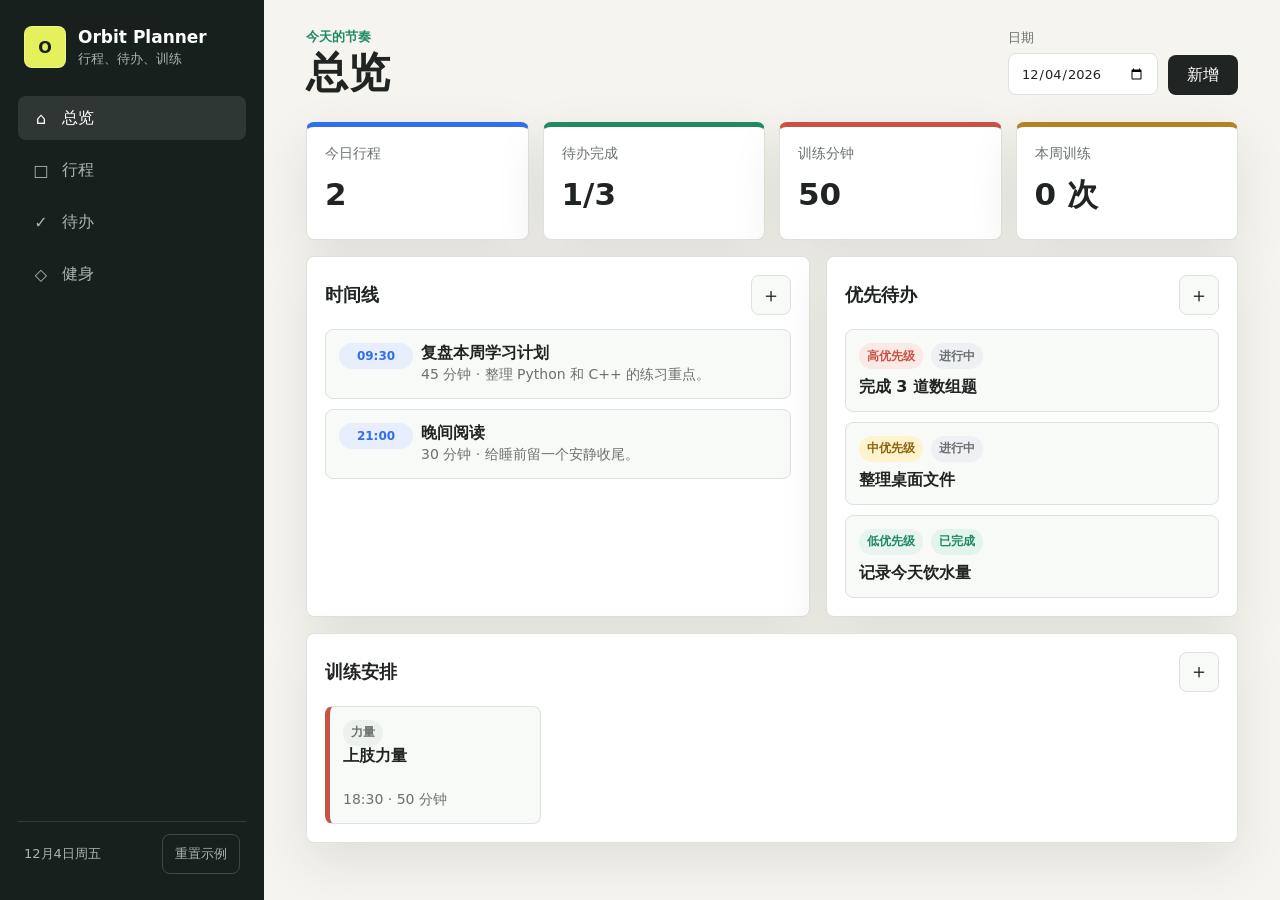
<file: index.html>
<!doctype html>
<html lang="zh-CN">
  <head>
    <meta charset="UTF-8" />
    <meta name="viewport" content="width=device-width, initial-scale=1.0" />
    <meta name="theme-color" content="#17201d" />
    <meta name="apple-mobile-web-app-capable" content="yes" />
    <meta name="apple-mobile-web-app-title" content="Orbit Planner" />
    <meta name="apple-mobile-web-app-status-bar-style" content="black-translucent" />
    <title>Orbit Planner</title>
    <link rel="manifest" href="manifest.webmanifest" />
    <link rel="icon" href="icon.svg" type="image/svg+xml" />
    <link rel="apple-touch-icon" href="icon.svg" />
    <link rel="stylesheet" href="styles.css" />
  </head>
  <body>
    <div class="app-shell">
      <aside class="sidebar" aria-label="主导航">
        <div class="brand">
          <div class="brand-mark" aria-hidden="true">O</div>
          <div>
            <h1>Orbit Planner</h1>
            <p>行程、待办、训练</p>
          </div>
        </div>

        <nav class="nav-tabs" aria-label="视图切换">
          <button class="nav-tab active" data-view="dashboard" type="button">
            <span aria-hidden="true">⌂</span>
            总览
          </button>
          <button class="nav-tab" data-view="schedule" type="button">
            <span aria-hidden="true">□</span>
            行程
          </button>
          <button class="nav-tab" data-view="tasks" type="button">
            <span aria-hidden="true">✓</span>
            待办
          </button>
          <button class="nav-tab" data-view="fitness" type="button">
            <span aria-hidden="true">◇</span>
            健身
          </button>
        </nav>

        <div class="sidebar-footer">
          <span id="todayLabel"></span>
          <button class="ghost-button" id="resetDemo" type="button">重置示例</button>
        </div>
      </aside>

      <main class="workspace">
        <header class="topbar">
          <div>
            <p class="eyebrow">今天的节奏</p>
            <h2 id="viewTitle">总览</h2>
          </div>
          <div class="topbar-actions">
            <label class="date-picker">
              <span>日期</span>
              <input id="activeDate" type="date" />
            </label>
            <button class="primary-button" id="quickAdd" type="button">新增</button>
          </div>
        </header>

        <section class="view active" id="dashboardView" aria-labelledby="viewTitle">
          <div class="metric-grid">
            <article class="metric accent-blue">
              <p>今日行程</p>
              <strong id="scheduleCount">0</strong>
            </article>
            <article class="metric accent-green">
              <p>待办完成</p>
              <strong id="taskProgress">0/0</strong>
            </article>
            <article class="metric accent-red">
              <p>训练分钟</p>
              <strong id="workoutMinutes">0</strong>
            </article>
            <article class="metric accent-gold">
              <p>本周训练</p>
              <strong id="weeklyWorkout">0 次</strong>
            </article>
          </div>

          <div class="dashboard-grid">
            <section class="panel">
              <div class="panel-head">
                <h3>时间线</h3>
                <button class="icon-button" data-open-form="schedule" type="button" aria-label="新增行程">＋</button>
              </div>
              <div class="timeline" id="todayTimeline"></div>
            </section>

            <section class="panel">
              <div class="panel-head">
                <h3>优先待办</h3>
                <button class="icon-button" data-open-form="task" type="button" aria-label="新增待办">＋</button>
              </div>
              <div class="compact-list" id="priorityTasks"></div>
            </section>

            <section class="panel wide-panel">
              <div class="panel-head">
                <h3>训练安排</h3>
                <button class="icon-button" data-open-form="workout" type="button" aria-label="新增训练">＋</button>
              </div>
              <div class="workout-strip" id="workoutStrip"></div>
            </section>
          </div>
        </section>

        <section class="view" id="scheduleView" aria-labelledby="viewTitle">
          <div class="section-toolbar">
            <h3>行程安排</h3>
            <button class="secondary-button" data-open-form="schedule" type="button">添加行程</button>
          </div>
          <div class="item-list" id="scheduleList"></div>
        </section>

        <section class="view" id="tasksView" aria-labelledby="viewTitle">
          <div class="section-toolbar">
            <div>
              <h3>待办事项</h3>
              <p>按优先级和截止日期排序</p>
            </div>
            <button class="secondary-button" data-open-form="task" type="button">添加待办</button>
          </div>
          <div class="filter-row" role="group" aria-label="待办过滤">
            <button class="filter-chip active" data-task-filter="all" type="button">全部</button>
            <button class="filter-chip" data-task-filter="open" type="button">未完成</button>
            <button class="filter-chip" data-task-filter="done" type="button">已完成</button>
          </div>
          <div class="item-list" id="taskList"></div>
        </section>

        <section class="view" id="fitnessView" aria-labelledby="viewTitle">
          <div class="section-toolbar">
            <div>
              <h3>健身规划</h3>
              <p>记录训练类型、时长和状态</p>
            </div>
            <button class="secondary-button" data-open-form="workout" type="button">添加训练</button>
          </div>
          <div class="fitness-layout">
            <section class="panel">
              <h3>本周目标</h3>
              <div class="goal-block">
                <div>
                  <span id="weeklyGoalText">0/4 次</span>
                  <p>建议每周 3 到 5 次，给恢复留空间。</p>
                </div>
                <div class="progress-ring" id="goalRing" aria-label="本周训练目标进度">0%</div>
              </div>
            </section>
            <div class="item-list" id="workoutList"></div>
          </div>
        </section>
      </main>
    </div>

    <dialog class="entry-dialog" id="entryDialog">
      <form id="entryForm" method="dialog">
        <div class="dialog-head">
          <h3 id="dialogTitle">新增</h3>
          <button class="icon-button" value="cancel" type="submit" aria-label="关闭">×</button>
        </div>

        <input id="entryType" type="hidden" />
        <div class="form-grid">
          <label>
            <span>标题</span>
            <input id="entryTitle" required maxlength="60" />
          </label>
          <label>
            <span>日期</span>
            <input id="entryDate" type="date" required />
          </label>
          <label class="schedule-only">
            <span>开始时间</span>
            <input id="entryTime" type="time" />
          </label>
          <label class="schedule-only workout-only">
            <span>时长分钟</span>
            <input id="entryDuration" type="number" min="5" max="360" step="5" />
          </label>
          <label class="task-only">
            <span>优先级</span>
            <select id="entryPriority">
              <option value="high">高</option>
              <option value="medium" selected>中</option>
              <option value="low">低</option>
            </select>
          </label>
          <label class="workout-only">
            <span>训练类型</span>
            <select id="entryWorkoutType">
              <option value="力量">力量</option>
              <option value="有氧">有氧</option>
              <option value="拉伸">拉伸</option>
              <option value="核心">核心</option>
            </select>
          </label>
          <label class="full-span">
            <span>备注</span>
            <textarea id="entryNotes" rows="3" maxlength="160"></textarea>
          </label>
        </div>
        <div class="dialog-actions">
          <button class="ghost-button" value="cancel" type="submit">取消</button>
          <button class="primary-button" id="saveEntry" value="default" type="submit">保存</button>
        </div>
      </form>
    </dialog>

    <script src="app.js"></script>
  </body>
</html>
</file>
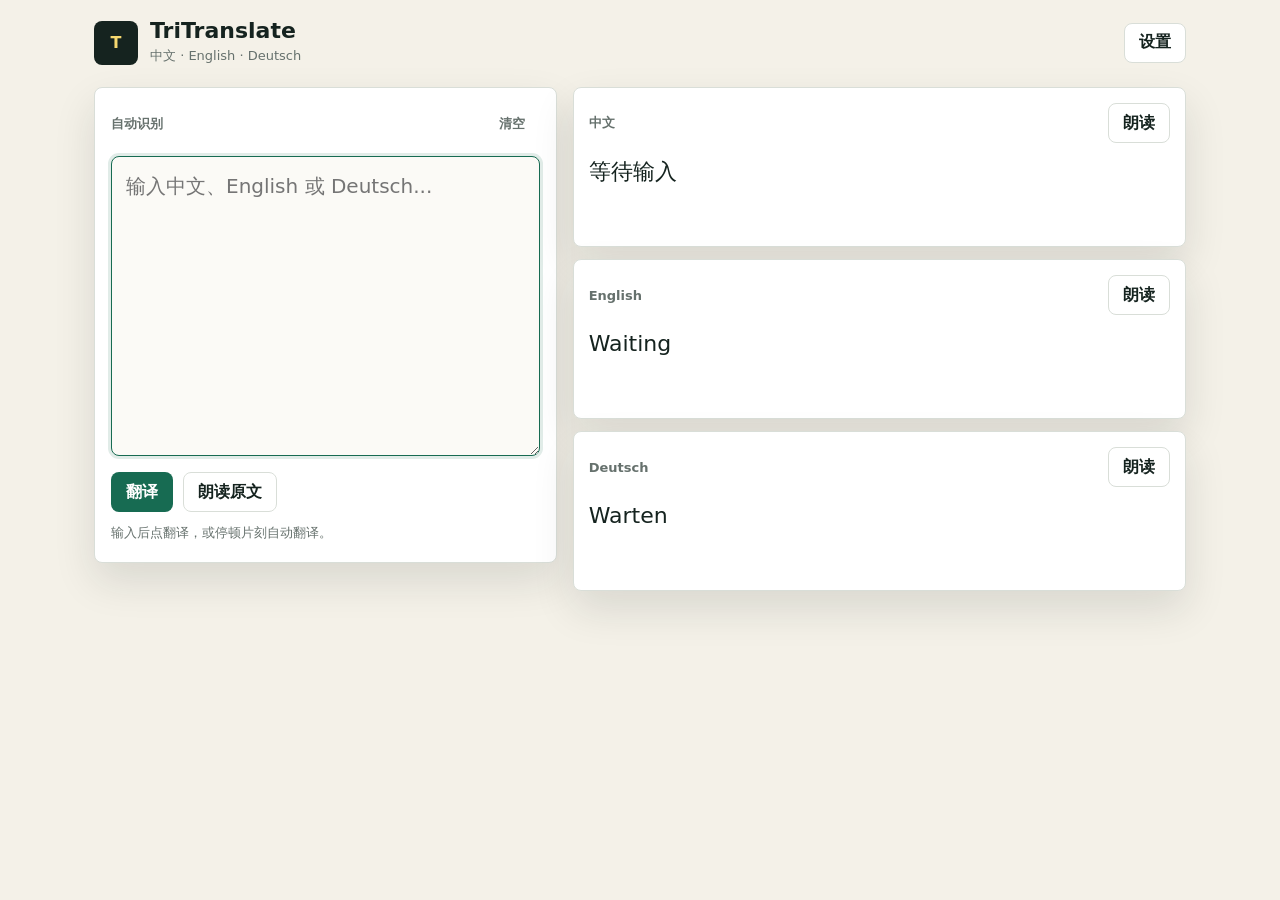
<file: tri-translate/index.html>
<!doctype html>
<html lang="zh-CN">
  <head>
    <meta charset="UTF-8" />
    <meta name="viewport" content="width=device-width, initial-scale=1.0" />
    <meta name="theme-color" content="#10241f" />
    <meta name="apple-mobile-web-app-capable" content="yes" />
    <meta name="apple-mobile-web-app-title" content="TriTranslate" />
    <meta name="apple-mobile-web-app-status-bar-style" content="black-translucent" />
    <title>TriTranslate</title>
    <link rel="manifest" href="manifest.webmanifest" />
    <link rel="icon" href="icon.svg" type="image/svg+xml" />
    <link rel="apple-touch-icon" href="icon.svg" />
    <link rel="stylesheet" href="styles.css" />
  </head>
  <body>
    <main class="app">
      <header class="topbar">
        <div class="brand">
          <div class="brand-mark" aria-hidden="true">T</div>
          <div>
            <h1>TriTranslate</h1>
            <p>中文 · English · Deutsch</p>
          </div>
        </div>
        <button class="icon-button" id="settingsToggle" type="button" aria-label="设置">设置</button>
      </header>

      <section class="translator">
        <div class="input-panel">
          <div class="input-head">
            <span id="detectedLabel">自动识别</span>
            <button class="ghost-button" id="clearText" type="button">清空</button>
          </div>
          <textarea id="sourceText" placeholder="输入中文、English 或 Deutsch..." autofocus></textarea>
          <div class="action-row">
            <button class="primary-button" id="translateButton" type="button">翻译</button>
            <button class="secondary-button" id="speakSource" type="button">朗读原文</button>
          </div>
          <p class="status" id="statusText">输入后点翻译，或停顿片刻自动翻译。</p>
        </div>

        <div class="result-grid" id="resultGrid">
          <article class="result-card" data-lang-card="zh-CN">
            <div class="card-head">
              <span>中文</span>
              <button type="button" data-speak="zh-CN">朗读</button>
            </div>
            <p id="resultZh">等待输入</p>
          </article>
          <article class="result-card" data-lang-card="en">
            <div class="card-head">
              <span>English</span>
              <button type="button" data-speak="en-US">朗读</button>
            </div>
            <p id="resultEn">Waiting</p>
          </article>
          <article class="result-card" data-lang-card="de">
            <div class="card-head">
              <span>Deutsch</span>
              <button type="button" data-speak="de-DE">朗读</button>
            </div>
            <p id="resultDe">Warten</p>
          </article>
        </div>
      </section>

      <section class="settings-panel" id="settingsPanel" aria-label="设置">
        <form id="settingsForm">
          <div>
            <h2>连接 Worker</h2>
            <p>Google API Key 放在 Cloudflare Worker 里。这里填写 Worker 地址即可。</p>
          </div>
          <label>
            <span>Worker URL</span>
            <input id="workerUrl" placeholder="https://tri-translate.your-name.workers.dev" />
          </label>
          <button class="primary-button" type="submit">保存</button>
        </form>
      </section>
    </main>

    <script src="app.js"></script>
  </body>
</html>
</file>
<file: styles.css>
:root {
  color-scheme: light;
  --bg: #f6f4ee;
  --surface: #ffffff;
  --surface-soft: #f8faf7;
  --ink: #202423;
  --muted: #6a716f;
  --line: #dce2dd;
  --blue: #2f6fed;
  --green: #1f8a64;
  --red: #c75345;
  --gold: #b48222;
  --sidebar: #17201d;
  --sidebar-muted: #a8b5af;
  --shadow: 0 18px 50px rgba(30, 35, 33, 0.1);
}

* {
  box-sizing: border-box;
}

body {
  margin: 0;
  min-height: 100vh;
  font-family: Inter, ui-sans-serif, system-ui, -apple-system, BlinkMacSystemFont, "Segoe UI", sans-serif;
  background: var(--bg);
  color: var(--ink);
}

button,
input,
select,
textarea {
  font: inherit;
}

button {
  cursor: pointer;
}

.app-shell {
  display: grid;
  grid-template-columns: 264px minmax(0, 1fr);
  min-height: 100vh;
}

.sidebar {
  display: flex;
  flex-direction: column;
  gap: 28px;
  padding: 26px 18px;
  background: var(--sidebar);
  color: #fff;
}

.brand {
  display: flex;
  align-items: center;
  gap: 12px;
  padding: 0 6px;
}

.brand-mark {
  display: grid;
  width: 42px;
  height: 42px;
  place-items: center;
  border: 1px solid rgba(255, 255, 255, 0.28);
  border-radius: 8px;
  background: #e6f05c;
  color: #17201d;
  font-weight: 800;
}

.brand h1,
.brand p,
.topbar h2,
.topbar p,
.panel h3,
.section-toolbar h3,
.section-toolbar p,
.metric p,
.goal-block p {
  margin: 0;
}

.brand h1 {
  font-size: 17px;
}

.brand p,
.sidebar-footer,
.nav-tab {
  color: var(--sidebar-muted);
}

.brand p {
  margin-top: 3px;
  font-size: 13px;
}

.nav-tabs {
  display: grid;
  gap: 8px;
}

.nav-tab {
  display: flex;
  align-items: center;
  gap: 10px;
  width: 100%;
  min-height: 44px;
  padding: 0 12px;
  border: 0;
  border-radius: 8px;
  background: transparent;
  text-align: left;
}

.nav-tab span {
  display: grid;
  width: 22px;
  place-items: center;
}

.nav-tab.active,
.nav-tab:hover {
  background: rgba(255, 255, 255, 0.1);
  color: #fff;
}

.sidebar-footer {
  display: flex;
  align-items: center;
  justify-content: space-between;
  gap: 12px;
  margin-top: auto;
  padding: 12px 6px 0;
  border-top: 1px solid rgba(255, 255, 255, 0.12);
  font-size: 13px;
}

.workspace {
  min-width: 0;
  padding: 28px clamp(18px, 4vw, 42px) 42px;
}

.topbar,
.section-toolbar,
.panel-head,
.dialog-head,
.dialog-actions {
  display: flex;
  align-items: center;
  justify-content: space-between;
  gap: 16px;
}

.topbar {
  margin-bottom: 26px;
}

.eyebrow {
  color: var(--green);
  font-size: 13px;
  font-weight: 700;
}

.topbar h2 {
  margin-top: 4px;
  font-size: clamp(28px, 4vw, 42px);
  line-height: 1.1;
}

.topbar-actions {
  display: flex;
  align-items: end;
  gap: 10px;
}

.date-picker {
  display: grid;
  gap: 6px;
  color: var(--muted);
  font-size: 13px;
}

.date-picker input,
input,
select,
textarea {
  min-height: 42px;
  border: 1px solid var(--line);
  border-radius: 8px;
  background: #fff;
  color: var(--ink);
}

.date-picker input,
input,
select {
  padding: 0 12px;
}

textarea {
  padding: 10px 12px;
  resize: vertical;
}

.primary-button,
.secondary-button,
.ghost-button,
.icon-button,
.filter-chip {
  min-height: 40px;
  border-radius: 8px;
  border: 1px solid transparent;
  transition: transform 0.16s ease, background 0.16s ease, border-color 0.16s ease;
}

.primary-button {
  padding: 0 18px;
  background: var(--ink);
  color: #fff;
}

.secondary-button {
  padding: 0 14px;
  border-color: var(--line);
  background: var(--surface);
  color: var(--ink);
}

.ghost-button {
  padding: 0 12px;
  border-color: rgba(255, 255, 255, 0.18);
  background: transparent;
  color: inherit;
}

.icon-button {
  display: grid;
  width: 40px;
  place-items: center;
  border-color: var(--line);
  background: var(--surface-soft);
  color: var(--ink);
  font-size: 20px;
}

.primary-button:hover,
.secondary-button:hover,
.ghost-button:hover,
.icon-button:hover,
.filter-chip:hover {
  transform: translateY(-1px);
}

.view {
  display: none;
}

.view.active {
  display: block;
}

.metric-grid {
  display: grid;
  grid-template-columns: repeat(4, minmax(0, 1fr));
  gap: 14px;
  margin-bottom: 16px;
}

.metric,
.panel,
.item-card {
  border: 1px solid var(--line);
  border-radius: 8px;
  background: var(--surface);
  box-shadow: var(--shadow);
}

.metric {
  min-height: 118px;
  padding: 18px;
  border-top: 5px solid var(--blue);
}

.metric p {
  color: var(--muted);
  font-size: 14px;
}

.metric strong {
  display: block;
  margin-top: 16px;
  font-size: 31px;
  line-height: 1;
}

.accent-green {
  border-top-color: var(--green);
}

.accent-red {
  border-top-color: var(--red);
}

.accent-gold {
  border-top-color: var(--gold);
}

.dashboard-grid {
  display: grid;
  grid-template-columns: minmax(0, 1.1fr) minmax(0, 0.9fr);
  gap: 16px;
}

.panel {
  padding: 18px;
}

.panel h3,
.section-toolbar h3 {
  font-size: 18px;
}

.wide-panel {
  grid-column: 1 / -1;
}

.timeline,
.compact-list,
.workout-strip,
.item-list {
  display: grid;
  gap: 10px;
  margin-top: 14px;
}

.timeline-item,
.compact-item,
.workout-pill,
.item-card {
  display: grid;
  gap: 8px;
  padding: 13px;
  border: 1px solid var(--line);
  border-radius: 8px;
  background: var(--surface-soft);
}

.timeline-item {
  grid-template-columns: 74px minmax(0, 1fr);
  align-items: start;
}

.item-meta,
.item-actions,
.task-line,
.workout-meta {
  display: flex;
  align-items: center;
  gap: 8px;
  flex-wrap: wrap;
}

.time-label,
.pill,
.status-pill {
  display: inline-flex;
  align-items: center;
  min-height: 26px;
  padding: 0 8px;
  border-radius: 999px;
  font-size: 12px;
  font-weight: 700;
  white-space: nowrap;
}

.time-label {
  justify-content: center;
  background: #e9eefc;
  color: var(--blue);
}

.pill {
  background: #edf1ee;
  color: var(--muted);
}

.priority-high {
  background: #fae9e5;
  color: var(--red);
}

.priority-medium {
  background: #fff3cf;
  color: #8a650c;
}

.priority-low {
  background: #e7f4ef;
  color: var(--green);
}

.status-pill {
  background: #eef0f3;
  color: var(--muted);
}

.status-done {
  background: #e2f4ec;
  color: var(--green);
}

.item-title {
  margin: 0;
  font-weight: 760;
  line-height: 1.3;
  overflow-wrap: anywhere;
}

.item-note {
  margin: 0;
  color: var(--muted);
  font-size: 14px;
  line-height: 1.5;
  overflow-wrap: anywhere;
}

.workout-strip {
  grid-template-columns: repeat(4, minmax(0, 1fr));
}

.workout-pill {
  min-height: 118px;
  align-content: space-between;
  border-left: 5px solid var(--red);
}

.section-toolbar {
  margin-bottom: 14px;
}

.section-toolbar p {
  margin-top: 4px;
  color: var(--muted);
  font-size: 14px;
}

.filter-row {
  display: flex;
  gap: 8px;
  margin-bottom: 10px;
}

.filter-chip {
  padding: 0 14px;
  border-color: var(--line);
  background: var(--surface);
  color: var(--muted);
}

.filter-chip.active {
  border-color: var(--ink);
  color: var(--ink);
}

.item-card {
  grid-template-columns: minmax(0, 1fr) auto;
  align-items: start;
  padding: 16px;
  box-shadow: none;
}

.item-card.done .item-title {
  color: var(--muted);
  text-decoration: line-through;
}

.item-actions button {
  min-height: 34px;
  padding: 0 10px;
  border: 1px solid var(--line);
  border-radius: 8px;
  background: #fff;
}

.fitness-layout {
  display: grid;
  grid-template-columns: 320px minmax(0, 1fr);
  gap: 16px;
  align-items: start;
}

.goal-block {
  display: grid;
  gap: 20px;
  margin-top: 16px;
}

.goal-block span {
  font-size: 34px;
  font-weight: 800;
}

.goal-block p {
  margin-top: 8px;
  color: var(--muted);
  line-height: 1.5;
}

.progress-ring {
  display: grid;
  width: 158px;
  aspect-ratio: 1;
  place-items: center;
  border-radius: 50%;
  background: conic-gradient(var(--green) 0deg, #e6ebe7 0deg);
  color: var(--ink);
  font-size: 24px;
  font-weight: 800;
  box-shadow: inset 0 0 0 18px #fff;
}

.entry-dialog {
  width: min(620px, calc(100vw - 28px));
  border: 0;
  border-radius: 8px;
  padding: 0;
  box-shadow: 0 24px 80px rgba(0, 0, 0, 0.22);
}

.entry-dialog::backdrop {
  background: rgba(15, 20, 18, 0.48);
}

.entry-dialog form {
  padding: 20px;
}

.dialog-head {
  margin-bottom: 16px;
}

.dialog-head h3 {
  margin: 0;
  font-size: 22px;
}

.form-grid {
  display: grid;
  grid-template-columns: repeat(2, minmax(0, 1fr));
  gap: 14px;
}

.form-grid label {
  display: grid;
  gap: 7px;
  color: var(--muted);
  font-size: 13px;
}

.full-span {
  grid-column: 1 / -1;
}

.dialog-actions {
  margin-top: 18px;
}

.hidden {
  display: none !important;
}

.empty-state {
  padding: 22px;
  border: 1px dashed var(--line);
  border-radius: 8px;
  color: var(--muted);
  background: rgba(255, 255, 255, 0.5);
  text-align: center;
}

@media (max-width: 940px) {
  .app-shell {
    grid-template-columns: 1fr;
  }

  .sidebar {
    position: sticky;
    top: 0;
    z-index: 2;
    display: grid;
    grid-template-columns: 1fr;
    gap: 14px;
    padding: 14px;
  }

  .nav-tabs {
    grid-template-columns: repeat(4, minmax(0, 1fr));
  }

  .nav-tab {
    justify-content: center;
    padding: 0 8px;
  }

  .nav-tab span {
    display: none;
  }

  .sidebar-footer {
    display: none;
  }

  .metric-grid,
  .workout-strip {
    grid-template-columns: repeat(2, minmax(0, 1fr));
  }

  .dashboard-grid,
  .fitness-layout {
    grid-template-columns: 1fr;
  }
}

@media (max-width: 620px) {
  .workspace {
    padding: 18px 14px 28px;
  }

  .topbar,
  .section-toolbar,
  .topbar-actions {
    align-items: stretch;
    flex-direction: column;
  }

  .date-picker input,
  .primary-button,
  .secondary-button {
    width: 100%;
  }

  .metric-grid,
  .workout-strip,
  .form-grid {
    grid-template-columns: 1fr;
  }

  .timeline-item,
  .item-card {
    grid-template-columns: 1fr;
  }

  .nav-tab {
    font-size: 14px;
  }
}
</file>
<file: tri-translate/styles.css>
:root {
  color-scheme: light;
  --bg: #f4f1e8;
  --surface: #fffdfa;
  --surface-strong: #ffffff;
  --ink: #15231f;
  --muted: #66716d;
  --line: #d9ded8;
  --green: #176b52;
  --blue: #2e62b8;
  --red: #bb5147;
  --gold: #b58a24;
  --shadow: 0 18px 42px rgba(26, 35, 31, 0.12);
}

* { box-sizing: border-box; }

body {
  margin: 0;
  min-height: 100vh;
  background: var(--bg);
  color: var(--ink);
  font-family: Inter, ui-sans-serif, system-ui, -apple-system, BlinkMacSystemFont, "Segoe UI", sans-serif;
}

button, textarea, input { font: inherit; }
button { cursor: pointer; }

.app {
  width: min(1160px, 100%);
  min-height: 100vh;
  margin: 0 auto;
  padding: 20px clamp(14px, 3vw, 34px) 34px;
}

.topbar, .brand, .input-head, .action-row, .card-head {
  display: flex;
  align-items: center;
}

.topbar {
  justify-content: space-between;
  gap: 16px;
  margin-bottom: 22px;
}

.brand { gap: 12px; }

.brand-mark {
  display: grid;
  width: 44px;
  height: 44px;
  place-items: center;
  border-radius: 8px;
  background: var(--ink);
  color: #f5d86f;
  font-weight: 900;
}

h1, h2, p { margin: 0; }
h1 { font-size: 22px; line-height: 1; }
.brand p { margin-top: 5px; color: var(--muted); font-size: 13px; }

.translator {
  display: grid;
  grid-template-columns: minmax(320px, 0.86fr) minmax(0, 1.14fr);
  gap: 16px;
  align-items: start;
}

.input-panel, .result-card, .settings-panel form {
  border: 1px solid var(--line);
  border-radius: 8px;
  background: var(--surface-strong);
  box-shadow: var(--shadow);
}

.input-panel { padding: 16px; }

.input-head {
  justify-content: space-between;
  gap: 12px;
  min-height: 32px;
  color: var(--muted);
  font-size: 13px;
  font-weight: 800;
}

textarea {
  width: 100%;
  min-height: 300px;
  margin-top: 12px;
  padding: 14px;
  resize: vertical;
  border: 1px solid var(--line);
  border-radius: 8px;
  outline: 0;
  background: #fbfaf6;
  color: var(--ink);
  font-size: 20px;
  line-height: 1.5;
}

textarea:focus, input:focus {
  border-color: var(--green);
  box-shadow: 0 0 0 3px rgba(23, 107, 82, 0.13);
}

.action-row {
  flex-wrap: wrap;
  gap: 10px;
  margin-top: 12px;
}

.status {
  min-height: 22px;
  margin-top: 12px;
  color: var(--muted);
  font-size: 13px;
}

.result-grid {
  display: grid;
  gap: 12px;
}

.result-card {
  min-height: 160px;
  padding: 15px;
}

.result-card[data-active="true"] {
  border-color: rgba(23, 107, 82, 0.45);
  background: #f9fff9;
}

.card-head {
  justify-content: space-between;
  gap: 12px;
  margin-bottom: 12px;
}

.card-head span {
  color: var(--muted);
  font-size: 13px;
  font-weight: 900;
  letter-spacing: 0;
}

.result-card p {
  white-space: pre-wrap;
  font-size: 22px;
  line-height: 1.5;
}

.primary-button, .secondary-button, .ghost-button, .icon-button, .card-head button {
  min-height: 40px;
  border-radius: 8px;
  border: 1px solid transparent;
  padding: 0 14px;
  font-weight: 850;
}

.primary-button {
  background: var(--green);
  color: white;
}

.secondary-button, .icon-button, .card-head button {
  border-color: var(--line);
  background: white;
  color: var(--ink);
}

.ghost-button {
  border-color: transparent;
  background: transparent;
  color: var(--muted);
}

.settings-panel {
  display: none;
  margin-top: 16px;
}

.settings-panel.open { display: block; }

.settings-panel form {
  display: grid;
  gap: 14px;
  padding: 16px;
}

.settings-panel h2 { font-size: 18px; }
.settings-panel p { margin-top: 5px; color: var(--muted); font-size: 13px; line-height: 1.45; }

label {
  display: grid;
  gap: 7px;
  color: var(--muted);
  font-size: 13px;
  font-weight: 800;
}

input {
  width: 100%;
  min-height: 44px;
  padding: 0 12px;
  border: 1px solid var(--line);
  border-radius: 8px;
  outline: 0;
  color: var(--ink);
}

@media (max-width: 820px) {
  .app { padding-top: 14px; }
  .topbar { align-items: flex-start; }
  .translator { grid-template-columns: 1fr; }
  textarea { min-height: 220px; font-size: 18px; }
  .result-card p { font-size: 20px; }
}
</file>
